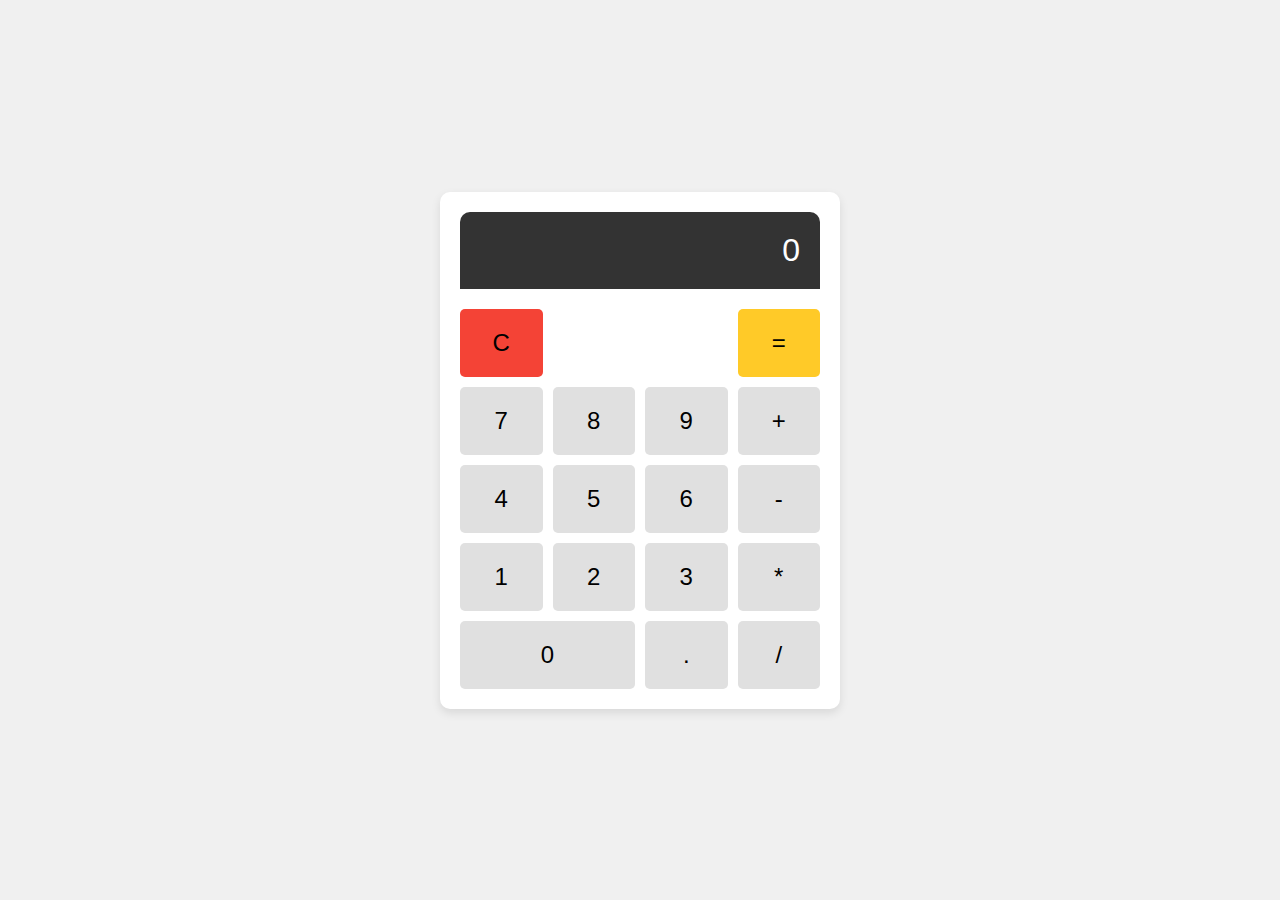
<file: index.html>
<!DOCTYPE html>
<html>
  <head>
    <title>JavaScript Sandbox</title>
    <meta charset="UTF-8" />
    <link rel="stylesheet" href="./styles.css">
  </head>
  <body>
    <div id="app"></div>

    <!-- Main calculator framework -->
    <div id="calculator">
      <div id="display">0</div>
        <div id="key-pad">
            <button class="num-button" id="one">1</button>
            <button class="num-button" id="two">2</button>
            <button class="num-button" id="three">3</button>
            <button class="num-button" id="four">4</button>
            <button class="num-button" id="five">5</button>
            <button class="num-button" id="six">6</button>
            <button class="num-button" id="seven">7</button>
            <button class="num-button" id="eight">8</button>
            <button class="num-button" id="nine">9</button>
            <button class="num-button" id="zero">0</button>
            <button class="mod-button" id="add">+</button>
            <button class="mod-button" id="subtract">-</button>
            <button class="mod-button" id="multiply">*</button>
            <button class="mod-button" id="divide">/</button>
            <button class="mod-button" id="decimal">.</button>
          <button class="cal-button" id="equals">=</button>
          <button class="cal-button" id="clear">C</button>
      </div>
    <script src="./index.mjs" type="module"></script>
  </body>
</html>
</file>
<file: styles.css>
/* General reset */
* {
    margin: 0;
    padding: 0;
    box-sizing: border-box;
  }
  
  /* Body styling */
  body {
    display: flex;
    justify-content: center;
    align-items: center;
    min-height: 100vh;
    background-color: #f0f0f0;
    font-family: Arial, sans-serif;
  }
  
  /* Calculator container */
  #calculator {
    width: 100%;
    max-width: 400px;
    background-color: #fff;
    border-radius: 10px;
    box-shadow: 0 4px 10px rgba(0, 0, 0, 0.1);
    padding: 20px;
  }
  
  /* Display styling */
  #display {
    background-color: #333;
    color: #fff;
    font-size: 2rem;
    text-align: right;
    padding: 20px;
    border-top-left-radius: 10px;
    border-top-right-radius: 10px;
    overflow-x: auto;
    margin-bottom: 20px; /* Add margin to separate display from keypad */
  }
  
  /* Keypad grid */
  #key-pad {
    display: grid;
    grid-template-columns: repeat(4, 1fr); /* 4 equal columns */
    grid-template-rows: repeat(5, 1fr); /* 5 rows */
    gap: 10px;
  }
  
  /* Button styling */
  button {
    padding: 20px;
    font-size: 1.5rem;
    border: none;
    border-radius: 5px;
    cursor: pointer;
    background-color: #e0e0e0;
    transition: background-color 0.2s ease-in-out;
  }
  
  button:hover {
    background-color: #d0d0d0;
  }
  
  /* Number buttons */
  #zero {
    grid-column: 1 / span 2; /* Make "0" span across 2 columns */
    grid-row: 5;
  }
  
  #one {
    grid-column: 1;
    grid-row: 4;
  }
  
  #two {
    grid-column: 2;
    grid-row: 4;
  }
  
  #three {
    grid-column: 3;
    grid-row: 4;
  }
  
  #four {
    grid-column: 1;
    grid-row: 3;
  }
  
  #five {
    grid-column: 2;
    grid-row: 3;
  }
  
  #six {
    grid-column: 3;
    grid-row: 3;
  }
  
  #seven {
    grid-column: 1;
    grid-row: 2;
  }
  
  #eight {
    grid-column: 2;
    grid-row: 2;
  }
  
  #nine {
    grid-column: 3;
    grid-row: 2;
  }
  
  /* Modifier buttons */
  #add {
    grid-column: 4;
    grid-row: 2;
  }
  
  #subtract {
    grid-column: 4;
    grid-row: 3;
  }
  
  #multiply {
    grid-column: 4;
    grid-row: 4;
  }
  
  #divide {
    grid-column: 4;
    grid-row: 5;
  }
  
  #decimal {
    grid-column: 3;
    grid-row: 5;
  }
  
  /* Clear and equals buttons */
  #clear {
    grid-column: 1 / span 1;
    grid-row: 1;
    background-color: #f44336;
  }
  
  #equals {
    grid-column: 4;
    grid-row: 1;
    background-color: #ffca28;
  }
  
  /* Responsive behavior */
  @media (max-width: 600px) {
    #calculator {
      max-width: 100%;
    }
  
    button {
      font-size: 1.2rem;
      padding: 15px;
    }
  }
</file>
